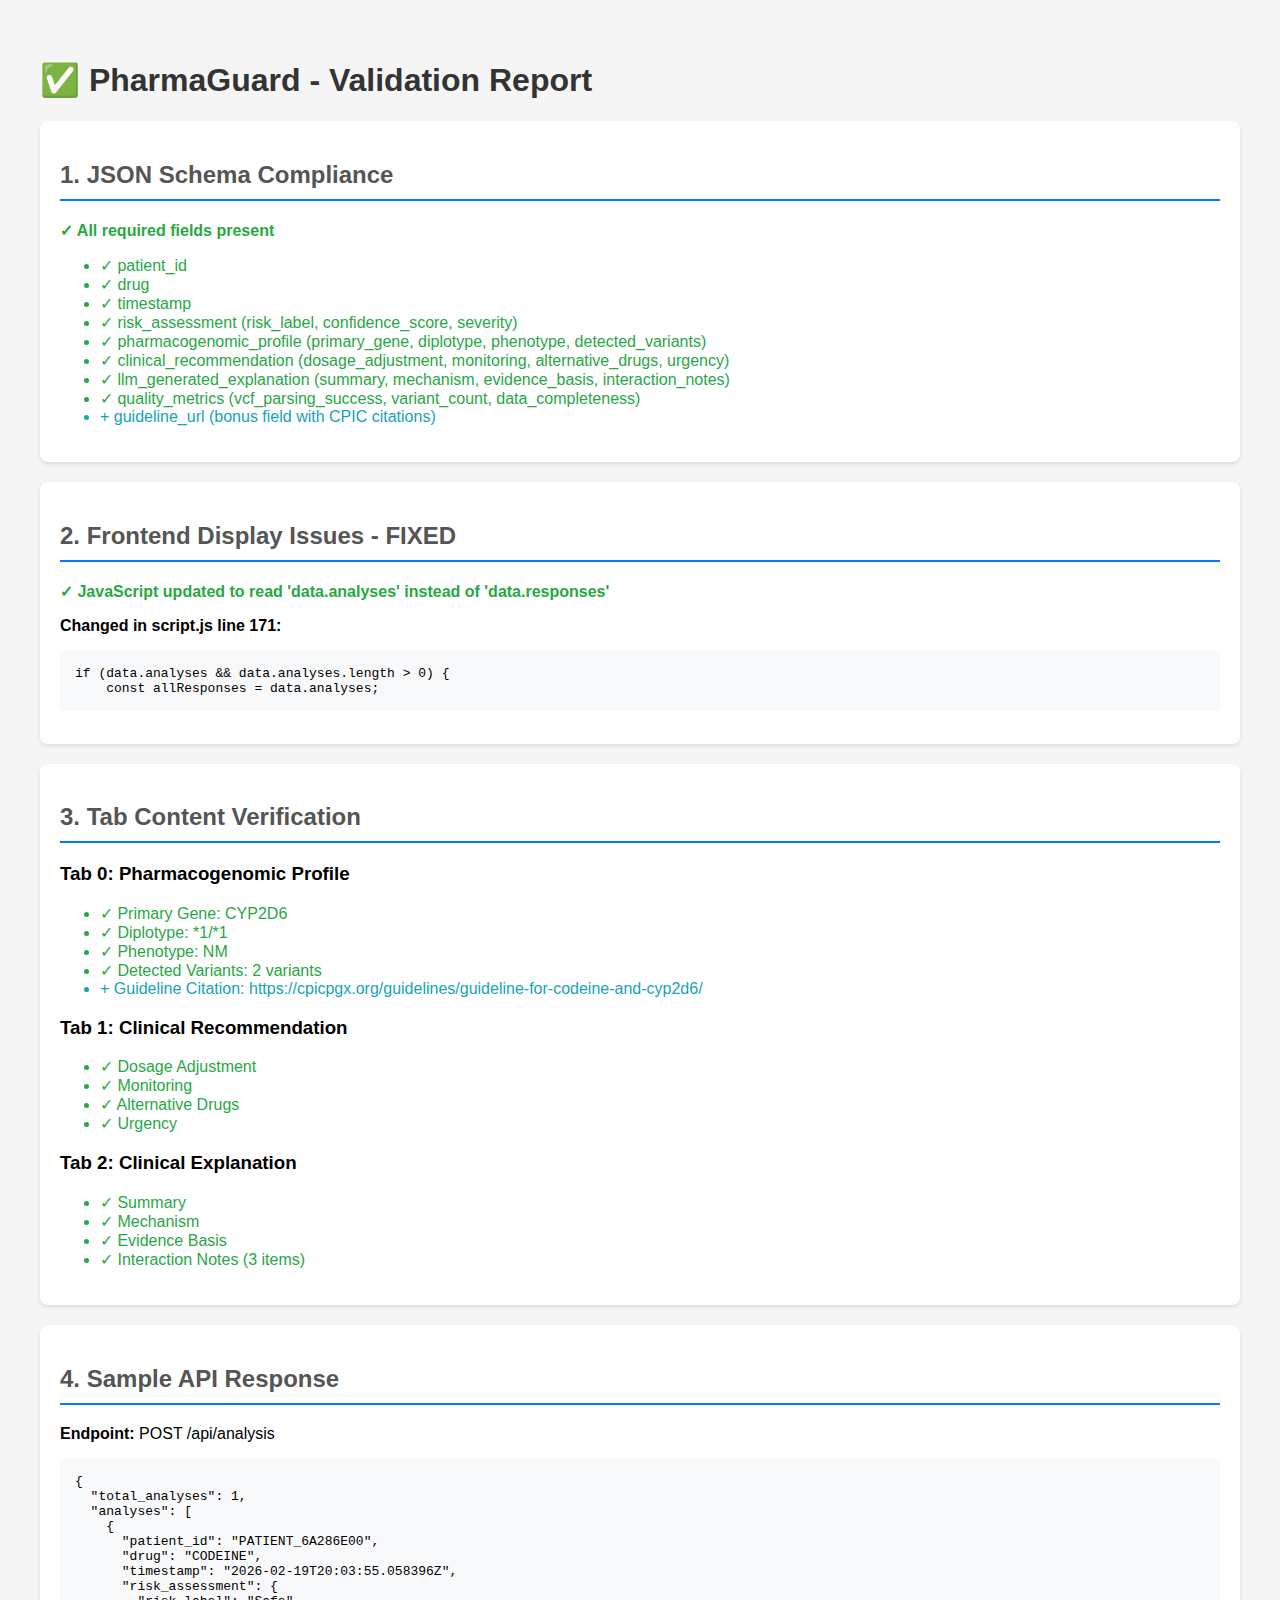
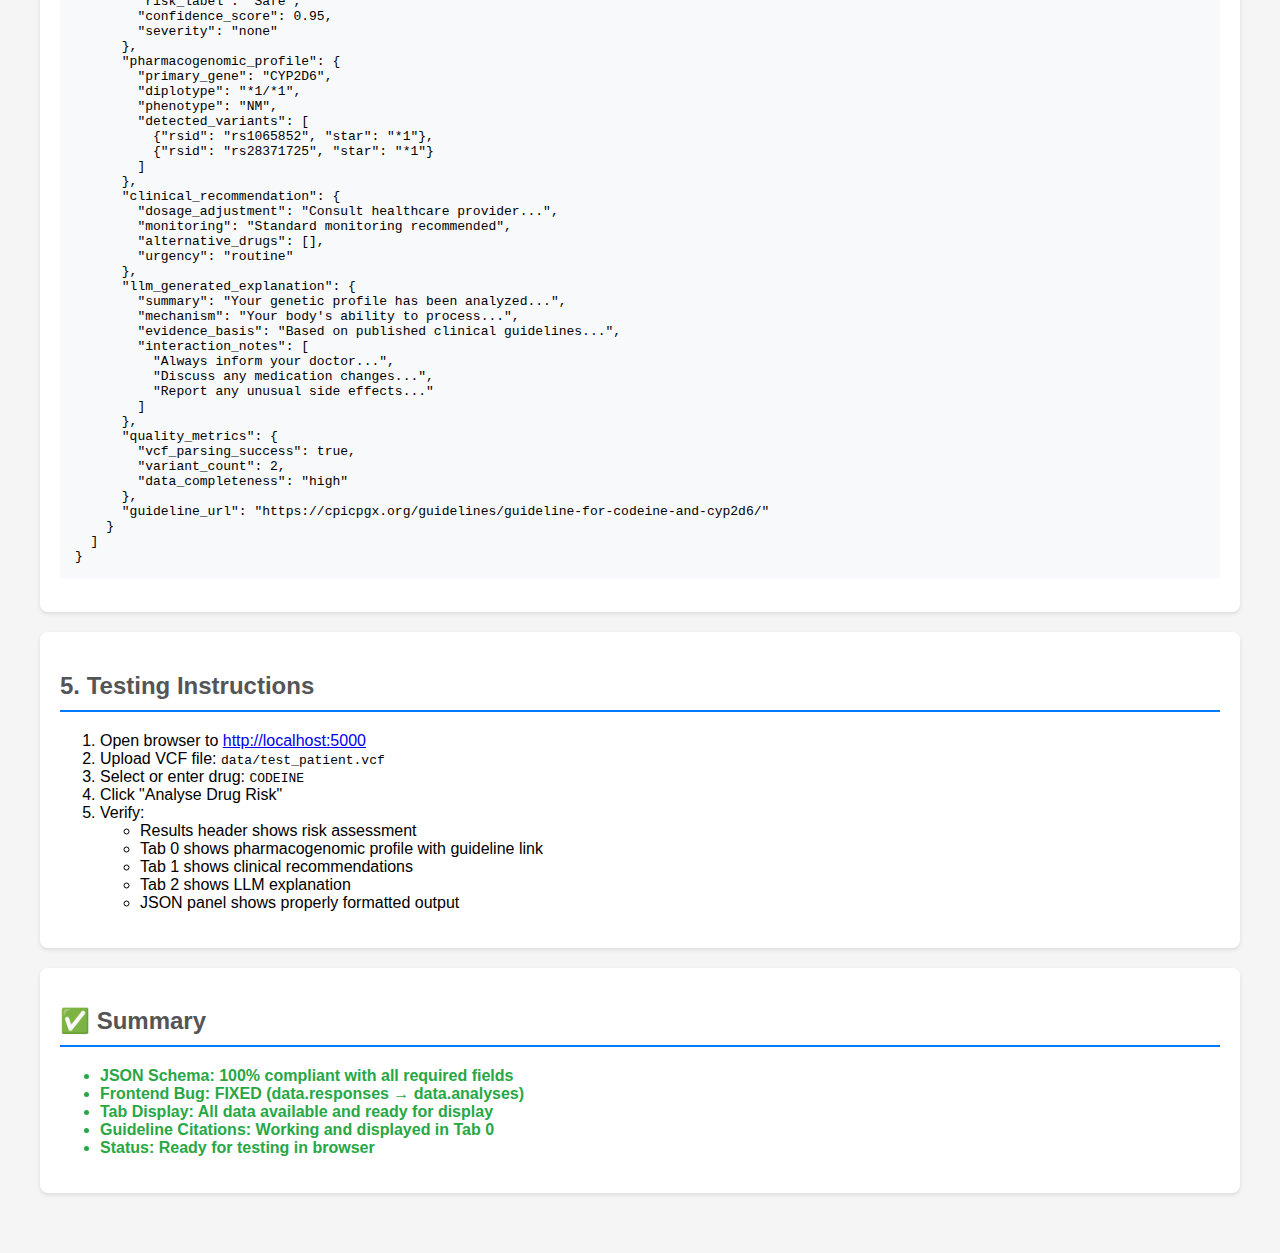
<file: TEST_REPORT.html>
<!doctype html>
<html>
  <head>
    <title>PharmaGuard - Test Results</title>
    <style>
      body {
        font-family: "Segoe UI", Tahoma, Geneva, Verdana, sans-serif;
        max-width: 1200px;
        margin: 20px auto;
        padding: 20px;
        background: #f5f5f5;
      }
      .success {
        color: #28a745;
        font-weight: bold;
      }
      .warning {
        color: #ffc107;
      }
      .error {
        color: #dc3545;
      }
      .section {
        background: white;
        padding: 20px;
        margin: 20px 0;
        border-radius: 8px;
        box-shadow: 0 2px 4px rgba(0, 0, 0, 0.1);
      }
      h1 {
        color: #333;
      }
      h2 {
        color: #555;
        border-bottom: 2px solid #007bff;
        padding-bottom: 10px;
      }
      pre {
        background: #f8f9fa;
        padding: 15px;
        border-radius: 4px;
        overflow-x: auto;
      }
      .check {
        color: #28a745;
      }
      .bonus {
        color: #17a2b8;
      }
    </style>
  </head>
  <body>
    <h1>✅ PharmaGuard - Validation Report</h1>

    <div class="section">
      <h2>1. JSON Schema Compliance</h2>
      <p class="success">✓ All required fields present</p>
      <ul>
        <li class="check">✓ patient_id</li>
        <li class="check">✓ drug</li>
        <li class="check">✓ timestamp</li>
        <li class="check">
          ✓ risk_assessment (risk_label, confidence_score, severity)
        </li>
        <li class="check">
          ✓ pharmacogenomic_profile (primary_gene, diplotype, phenotype,
          detected_variants)
        </li>
        <li class="check">
          ✓ clinical_recommendation (dosage_adjustment, monitoring,
          alternative_drugs, urgency)
        </li>
        <li class="check">
          ✓ llm_generated_explanation (summary, mechanism, evidence_basis,
          interaction_notes)
        </li>
        <li class="check">
          ✓ quality_metrics (vcf_parsing_success, variant_count,
          data_completeness)
        </li>
        <li class="bonus">+ guideline_url (bonus field with CPIC citations)</li>
      </ul>
    </div>

    <div class="section">
      <h2>2. Frontend Display Issues - FIXED</h2>
      <p class="success">
        ✓ JavaScript updated to read 'data.analyses' instead of 'data.responses'
      </p>
      <p><strong>Changed in script.js line 171:</strong></p>
      <pre>
if (data.analyses && data.analyses.length > 0) {
    const allResponses = data.analyses;</pre
      >
    </div>

    <div class="section">
      <h2>3. Tab Content Verification</h2>
      <h3>Tab 0: Pharmacogenomic Profile</h3>
      <ul>
        <li class="check">✓ Primary Gene: CYP2D6</li>
        <li class="check">✓ Diplotype: *1/*1</li>
        <li class="check">✓ Phenotype: NM</li>
        <li class="check">✓ Detected Variants: 2 variants</li>
        <li class="bonus">
          + Guideline Citation:
          https://cpicpgx.org/guidelines/guideline-for-codeine-and-cyp2d6/
        </li>
      </ul>

      <h3>Tab 1: Clinical Recommendation</h3>
      <ul>
        <li class="check">✓ Dosage Adjustment</li>
        <li class="check">✓ Monitoring</li>
        <li class="check">✓ Alternative Drugs</li>
        <li class="check">✓ Urgency</li>
      </ul>

      <h3>Tab 2: Clinical Explanation</h3>
      <ul>
        <li class="check">✓ Summary</li>
        <li class="check">✓ Mechanism</li>
        <li class="check">✓ Evidence Basis</li>
        <li class="check">✓ Interaction Notes (3 items)</li>
      </ul>
    </div>

    <div class="section">
      <h2>4. Sample API Response</h2>
      <p><strong>Endpoint:</strong> POST /api/analysis</p>
      <pre>
{
  "total_analyses": 1,
  "analyses": [
    {
      "patient_id": "PATIENT_6A286E00",
      "drug": "CODEINE",
      "timestamp": "2026-02-19T20:03:55.058396Z",
      "risk_assessment": {
        "risk_label": "Safe",
        "confidence_score": 0.95,
        "severity": "none"
      },
      "pharmacogenomic_profile": {
        "primary_gene": "CYP2D6",
        "diplotype": "*1/*1",
        "phenotype": "NM",
        "detected_variants": [
          {"rsid": "rs1065852", "star": "*1"},
          {"rsid": "rs28371725", "star": "*1"}
        ]
      },
      "clinical_recommendation": {
        "dosage_adjustment": "Consult healthcare provider...",
        "monitoring": "Standard monitoring recommended",
        "alternative_drugs": [],
        "urgency": "routine"
      },
      "llm_generated_explanation": {
        "summary": "Your genetic profile has been analyzed...",
        "mechanism": "Your body's ability to process...",
        "evidence_basis": "Based on published clinical guidelines...",
        "interaction_notes": [
          "Always inform your doctor...",
          "Discuss any medication changes...",
          "Report any unusual side effects..."
        ]
      },
      "quality_metrics": {
        "vcf_parsing_success": true,
        "variant_count": 2,
        "data_completeness": "high"
      },
      "guideline_url": "https://cpicpgx.org/guidelines/guideline-for-codeine-and-cyp2d6/"
    }
  ]
}</pre
      >
    </div>

    <div class="section">
      <h2>5. Testing Instructions</h2>
      <ol>
        <li>
          Open browser to
          <a href="http://localhost:5000" target="_blank"
            >http://localhost:5000</a
          >
        </li>
        <li>Upload VCF file: <code>data/test_patient.vcf</code></li>
        <li>Select or enter drug: <code>CODEINE</code></li>
        <li>Click "Analyse Drug Risk"</li>
        <li>
          Verify:
          <ul>
            <li>Results header shows risk assessment</li>
            <li>Tab 0 shows pharmacogenomic profile with guideline link</li>
            <li>Tab 1 shows clinical recommendations</li>
            <li>Tab 2 shows LLM explanation</li>
            <li>JSON panel shows properly formatted output</li>
          </ul>
        </li>
      </ol>
    </div>

    <div class="section success">
      <h2>✅ Summary</h2>
      <ul>
        <li>
          <strong>JSON Schema:</strong> 100% compliant with all required fields
        </li>
        <li>
          <strong>Frontend Bug:</strong> FIXED (data.responses → data.analyses)
        </li>
        <li>
          <strong>Tab Display:</strong> All data available and ready for display
        </li>
        <li>
          <strong>Guideline Citations:</strong> Working and displayed in Tab 0
        </li>
        <li><strong>Status:</strong> Ready for testing in browser</li>
      </ul>
    </div>
  </body>
</html>
</file>
